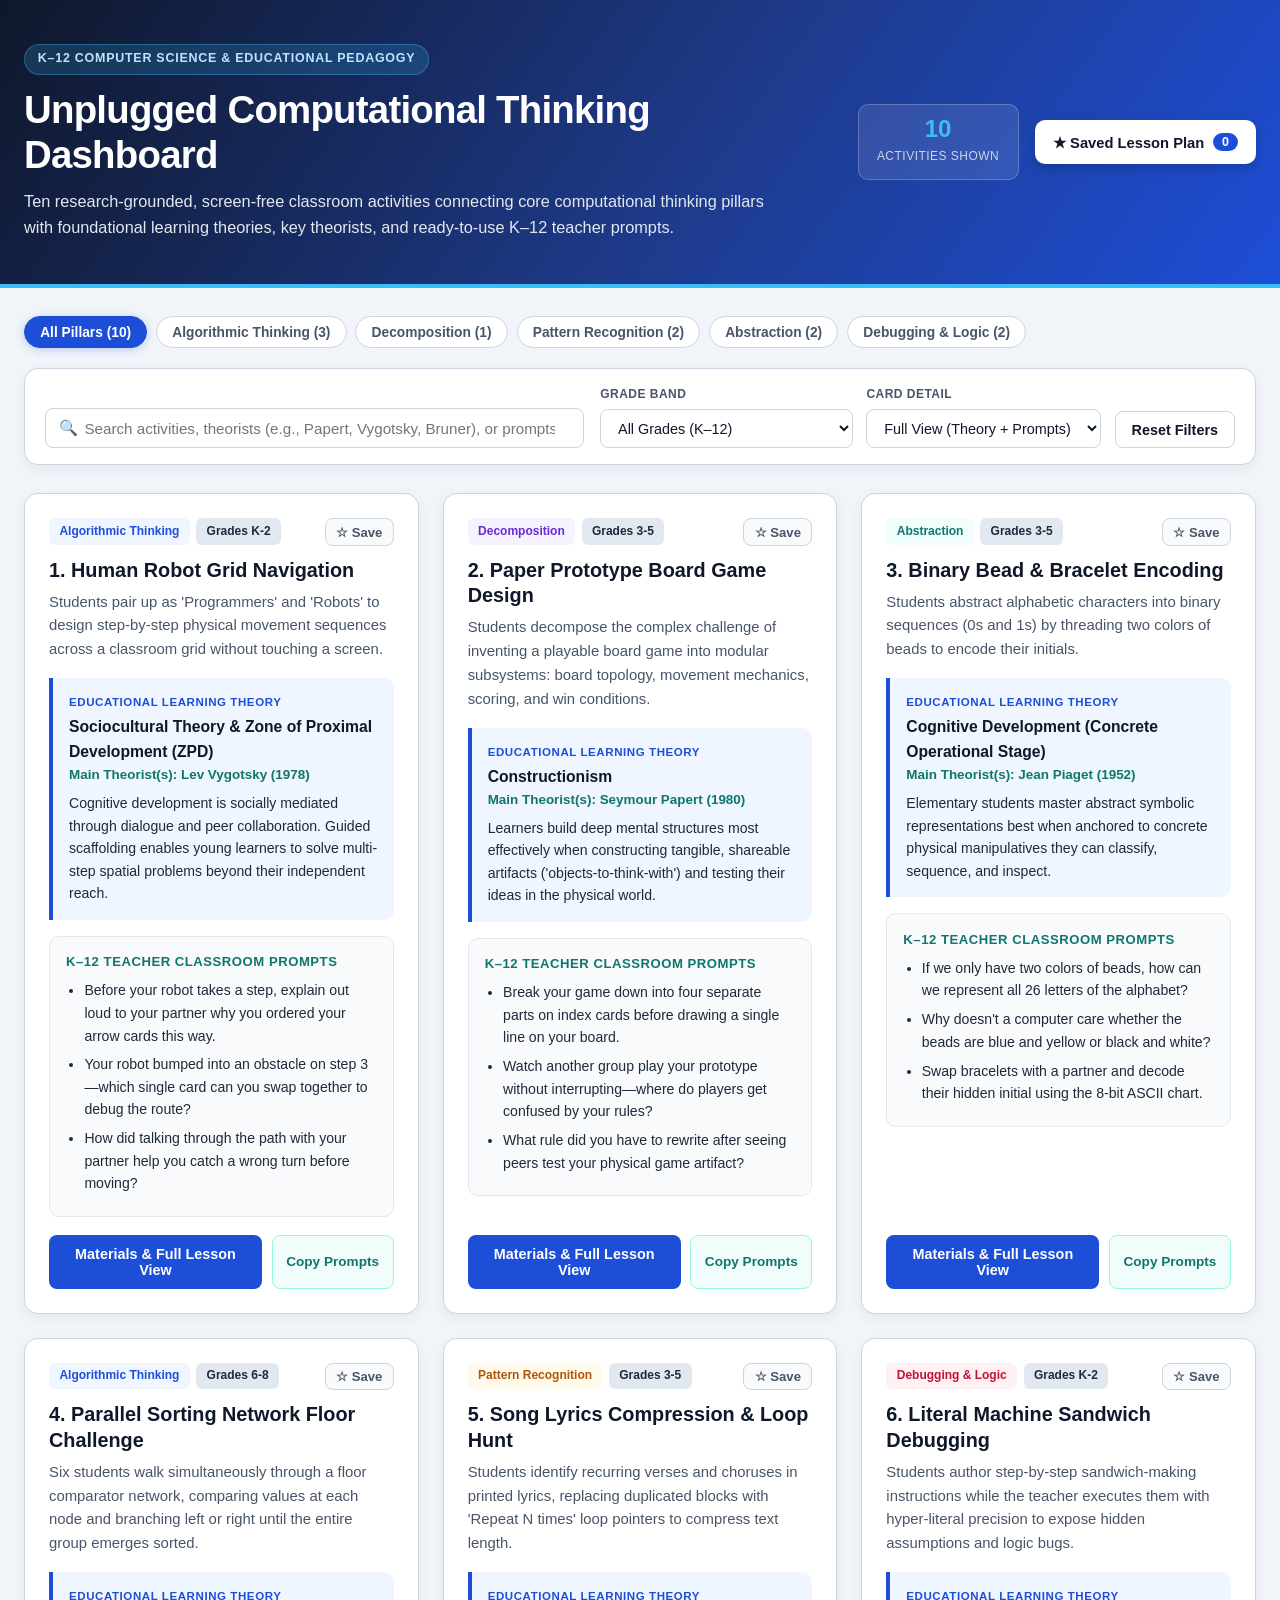
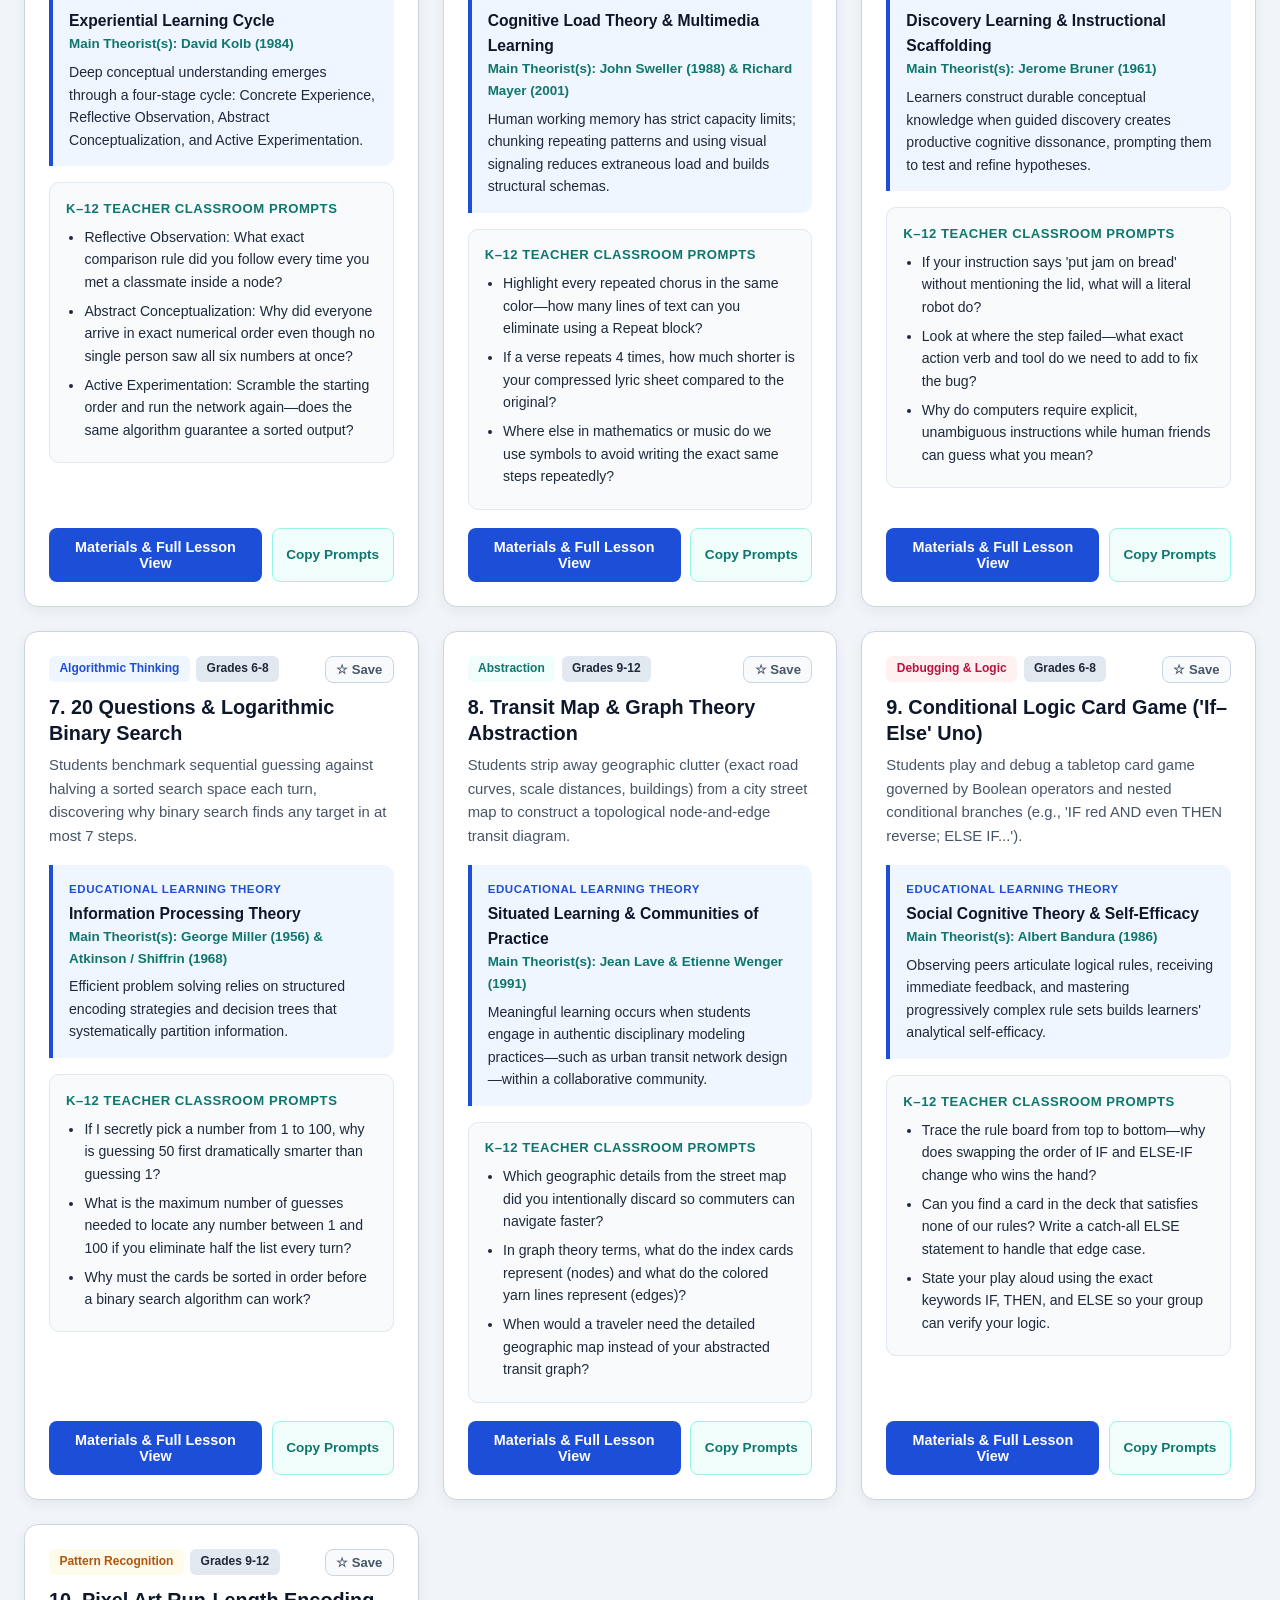
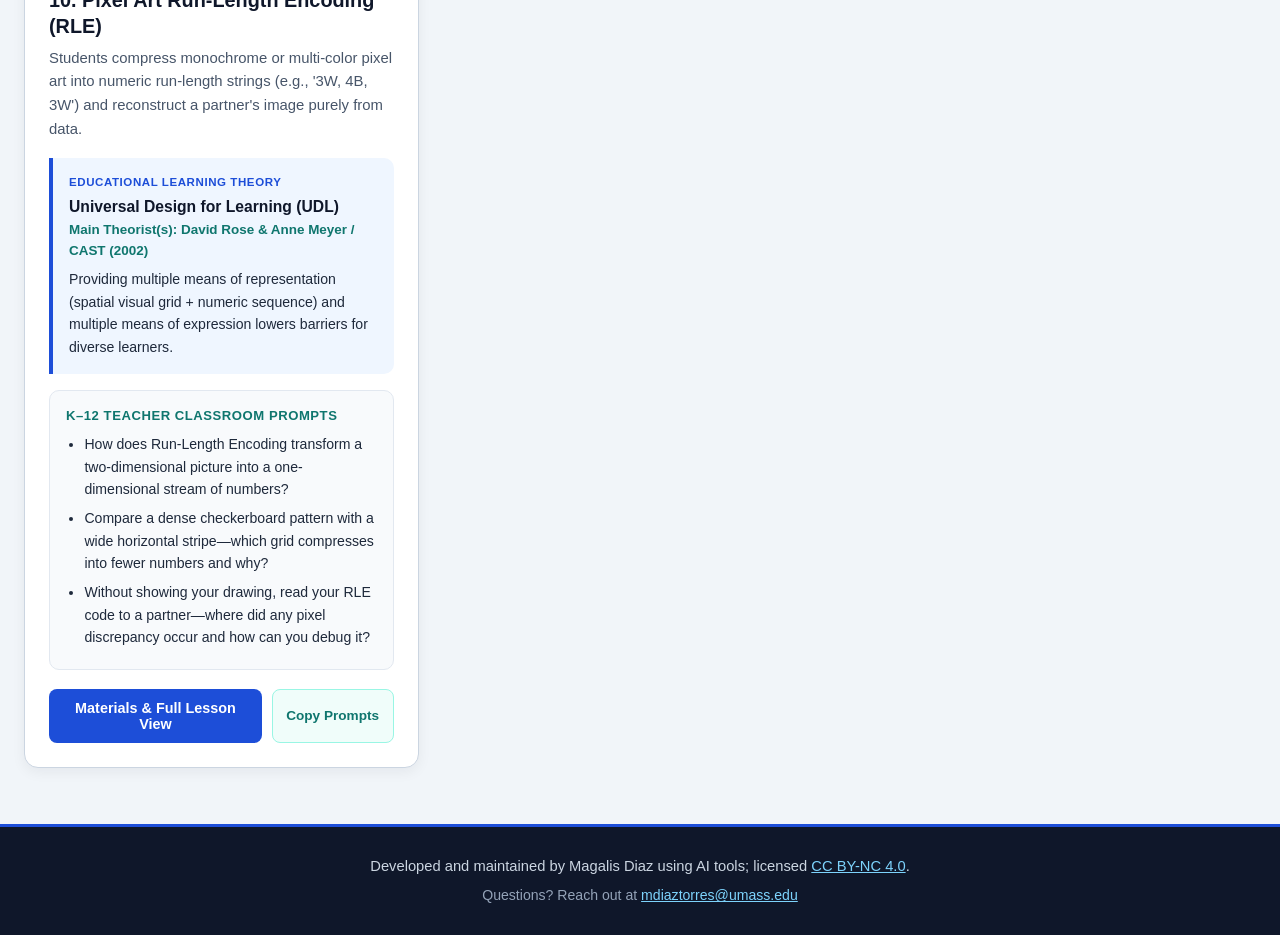
<file: index.html>
<!DOCTYPE html>
<html lang="en">
<head>
  <meta charset="UTF-8" />
  <meta name="viewport" content="width=device-width, initial-scale=1.0" />
  <title>Unplugged Computational Thinking & Learning Theory Dashboard</title>
  <link rel="stylesheet" href="styles.css" />
</head>
<body>
  <header class="hero-header">
    <div class="container hero-inner">
      <div class="hero-text">
        <span class="hero-eyebrow">K–12 Computer Science &amp; Educational Pedagogy</span>
        <h1>Unplugged Computational Thinking Dashboard</h1>
        <p class="hero-subtitle">
          Ten research-grounded, screen-free classroom activities connecting core computational thinking pillars with foundational learning theories, key theorists, and ready-to-use K–12 teacher prompts.
        </p>
      </div>

      <div class="hero-actions">
        <div class="stat-card">
          <span class="stat-number" id="visibleCount">10</span>
          <span class="stat-label">Activities Shown</span>
        </div>
        <button type="button" id="openSavedBtn" class="btn-saved">
          <span>★ Saved Lesson Plan</span>
          <span class="saved-badge" id="savedCount">0</span>
        </button>
      </div>
    </div>
  </header>

  <main class="container main-content">
    <!-- Quick CT Pillar Summary Pills -->
    <section class="pillar-overview" aria-label="Filter by Computational Thinking Pillar">
      <button type="button" class="pillar-chip active" data-pillar="all">All Pillars (10)</button>
      <button type="button" class="pillar-chip" data-pillar="Algorithmic Thinking">Algorithmic Thinking (3)</button>
      <button type="button" class="pillar-chip" data-pillar="Decomposition">Decomposition (1)</button>
      <button type="button" class="pillar-chip" data-pillar="Pattern Recognition">Pattern Recognition (2)</button>
      <button type="button" class="pillar-chip" data-pillar="Abstraction">Abstraction (2)</button>
      <button type="button" class="pillar-chip" data-pillar="Debugging & Logic">Debugging &amp; Logic (2)</button>
    </section>

    <!-- Search & Grade Controls -->
    <section class="toolbar" aria-label="Search and filter controls">
      <div class="search-wrapper">
        <span class="search-icon" aria-hidden="true">🔍</span>
        <input
          type="search"
          id="searchInput"
          placeholder="Search activities, theorists (e.g., Papert, Vygotsky, Bruner), or prompts..."
          aria-label="Search activities, theorists, or prompts"
        />
      </div>

      <div class="toolbar-controls">
        <div class="select-wrapper">
          <label for="gradeFilter">Grade Band</label>
          <select id="gradeFilter">
            <option value="all">All Grades (K–12)</option>
            <option value="K-2">Grades K–2 (Early Elementary)</option>
            <option value="3-5">Grades 3–5 (Upper Elementary)</option>
            <option value="6-8">Grades 6–8 (Middle School)</option>
            <option value="9-12">Grades 9–12 (High School)</option>
          </select>
        </div>

        <div class="select-wrapper">
          <label for="viewMode">Card Detail</label>
          <select id="viewMode">
            <option value="expanded">Full View (Theory + Prompts)</option>
            <option value="compact">Compact View</option>
          </select>
        </div>

        <button type="button" id="resetBtn" class="btn-outline">Reset Filters</button>
      </div>
    </section>

    <!-- Main Cards Container -->
    <section id="activitiesContainer" class="cards-grid" aria-live="polite">
      <noscript>
        <p class="error-banner">Please enable JavaScript in your browser to load the interactive activities dashboard.</p>
      </noscript>
    </section>
  </main>

  <!-- Full Lesson Detail Modal -->
  <div id="lessonModal" class="modal" role="dialog" aria-modal="true" aria-labelledby="modalHeading" hidden>
    <div class="modal-overlay" id="modalOverlay"></div>
    <div class="modal-dialog">
      <div class="modal-top">
        <span id="modalBadges"></span>
        <button type="button" id="closeModalBtn" class="icon-close" aria-label="Close lesson view">&times;</button>
      </div>
      <div id="modalContent"></div>
    </div>
  </div>

  <!-- Saved Lesson Queue Drawer -->
  <aside id="savedDrawer" class="drawer" role="dialog" aria-modal="true" aria-labelledby="drawerTitle" hidden>
    <div class="modal-overlay" id="drawerOverlay"></div>
    <div class="drawer-panel">
      <div class="drawer-header">
        <h2 id="drawerTitle">★ Saved K–12 Lesson Queue</h2>
        <button type="button" id="closeDrawerBtn" class="icon-close" aria-label="Close saved lessons">&times;</button>
      </div>
      <p class="drawer-sub">Save activities to build a custom unplugged unit plan and copy all teacher prompts at once.</p>
      <div id="savedList" class="saved-list"></div>
      <div class="drawer-footer">
        <button type="button" id="copyAllSavedBtn" class="btn-primary">Copy All Saved Prompts</button>
        <button type="button" id="clearSavedBtn" class="btn-outline">Clear All</button>
      </div>
    </div>
  </aside>

  <footer class="site-footer">
    <div class="container footer-inner">
      <p class="footer-credit">
        Developed and maintained by Magalis Diaz using AI tools; licensed
        <a href="https://creativecommons.org/licenses/by-nc/4.0/" target="_blank" rel="noopener noreferrer">CC BY-NC 4.0</a>.
      </p>
      <p class="footer-email">
        Questions? Reach out at <a href="mailto:mdiaztorres@umass.edu">mdiaztorres@umass.edu</a>
      </p>
    </div>
  </footer>

  <script src="script.js"></script>
</body>
</html>
</file>
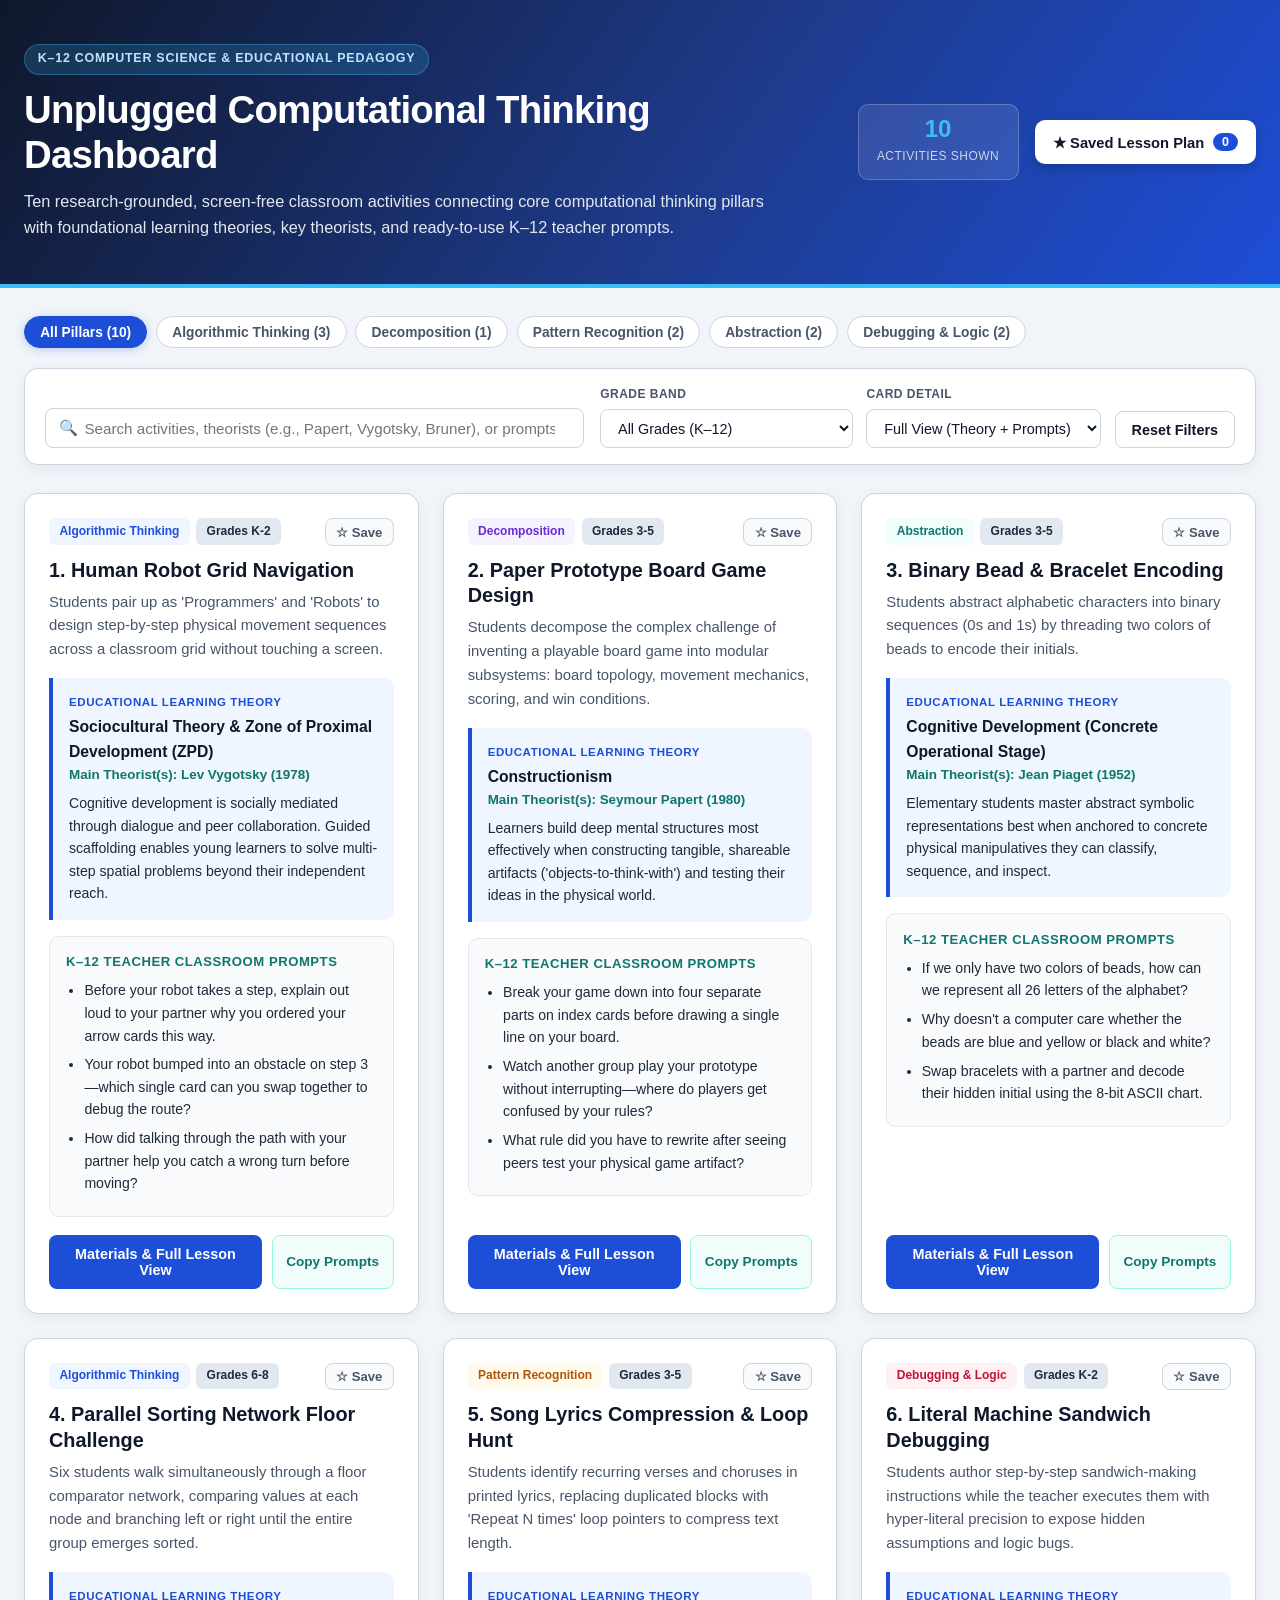
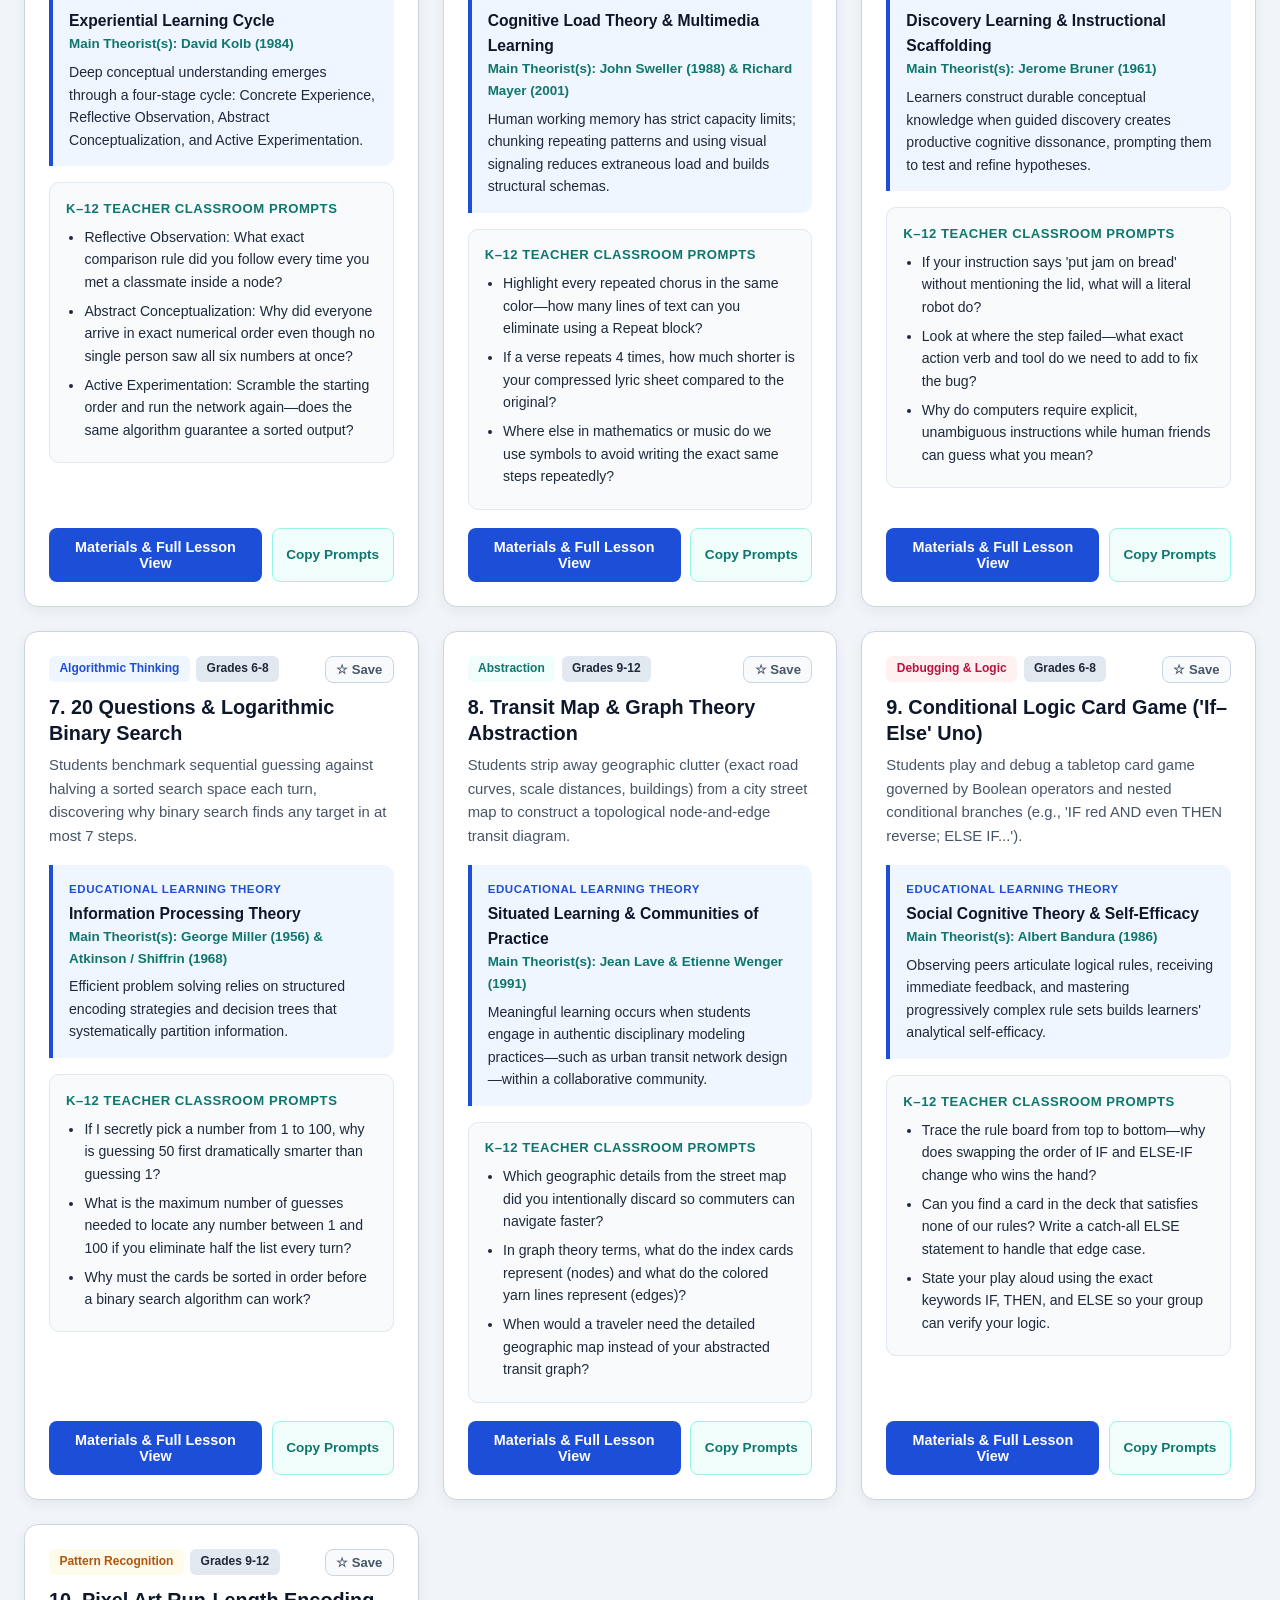
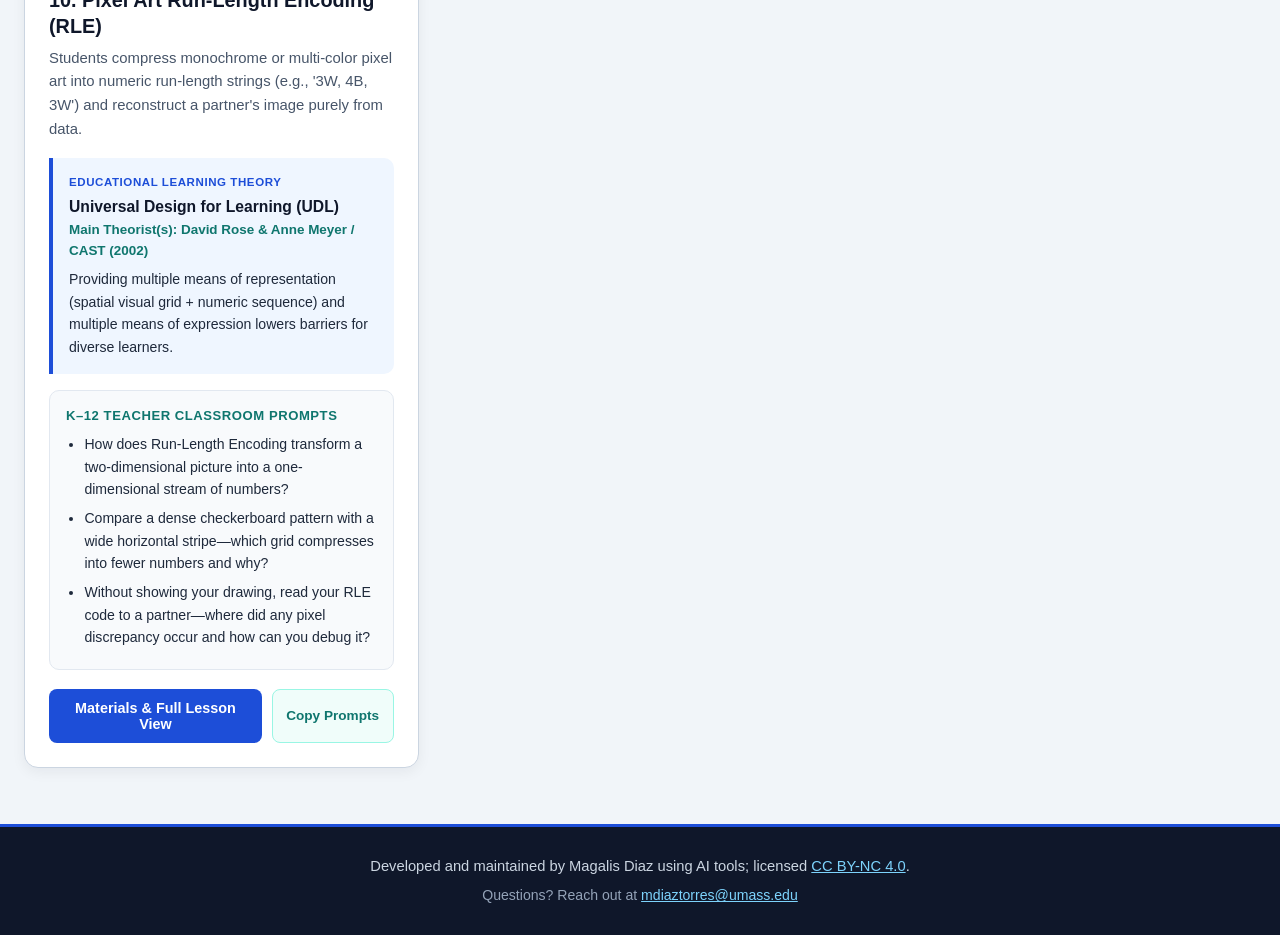
<file: index.html.html>
<!DOCTYPE html>
<html lang="en">
<head>
  <meta charset="UTF-8" />
  <meta name="viewport" content="width=device-width, initial-scale=1.0" />
  <title>Unplugged Computational Thinking & Learning Theory Dashboard</title>
  <link rel="stylesheet" href="styles.css" />
</head>
<body>
  <header class="hero-header">
    <div class="container hero-inner">
      <div class="hero-text">
        <span class="hero-eyebrow">K–12 Computer Science &amp; Educational Pedagogy</span>
        <h1>Unplugged Computational Thinking Dashboard</h1>
        <p class="hero-subtitle">
          Ten research-grounded, screen-free classroom activities connecting core computational thinking pillars with foundational learning theories, key theorists, and ready-to-use K–12 teacher prompts.
        </p>
      </div>

      <div class="hero-actions">
        <div class="stat-card">
          <span class="stat-number" id="visibleCount">10</span>
          <span class="stat-label">Activities Shown</span>
        </div>
        <button type="button" id="openSavedBtn" class="btn-saved">
          <span>★ Saved Lesson Plan</span>
          <span class="saved-badge" id="savedCount">0</span>
        </button>
      </div>
    </div>
  </header>

  <main class="container main-content">
    <!-- Quick CT Pillar Summary Pills -->
    <section class="pillar-overview" aria-label="Filter by Computational Thinking Pillar">
      <button type="button" class="pillar-chip active" data-pillar="all">All Pillars (10)</button>
      <button type="button" class="pillar-chip" data-pillar="Algorithmic Thinking">Algorithmic Thinking (3)</button>
      <button type="button" class="pillar-chip" data-pillar="Decomposition">Decomposition (1)</button>
      <button type="button" class="pillar-chip" data-pillar="Pattern Recognition">Pattern Recognition (2)</button>
      <button type="button" class="pillar-chip" data-pillar="Abstraction">Abstraction (2)</button>
      <button type="button" class="pillar-chip" data-pillar="Debugging & Logic">Debugging &amp; Logic (2)</button>
    </section>

    <!-- Search & Grade Controls -->
    <section class="toolbar" aria-label="Search and filter controls">
      <div class="search-wrapper">
        <span class="search-icon" aria-hidden="true">🔍</span>
        <input
          type="search"
          id="searchInput"
          placeholder="Search activities, theorists (e.g., Papert, Vygotsky, Bruner), or prompts..."
          aria-label="Search activities, theorists, or prompts"
        />
      </div>

      <div class="toolbar-controls">
        <div class="select-wrapper">
          <label for="gradeFilter">Grade Band</label>
          <select id="gradeFilter">
            <option value="all">All Grades (K–12)</option>
            <option value="K-2">Grades K–2 (Early Elementary)</option>
            <option value="3-5">Grades 3–5 (Upper Elementary)</option>
            <option value="6-8">Grades 6–8 (Middle School)</option>
            <option value="9-12">Grades 9–12 (High School)</option>
          </select>
        </div>

        <div class="select-wrapper">
          <label for="viewMode">Card Detail</label>
          <select id="viewMode">
            <option value="expanded">Full View (Theory + Prompts)</option>
            <option value="compact">Compact View</option>
          </select>
        </div>

        <button type="button" id="resetBtn" class="btn-outline">Reset Filters</button>
      </div>
    </section>

    <!-- Main Cards Container -->
    <section id="activitiesContainer" class="cards-grid" aria-live="polite">
      <noscript>
        <p class="error-banner">Please enable JavaScript in your browser to load the interactive activities dashboard.</p>
      </noscript>
    </section>
  </main>

  <!-- Full Lesson Detail Modal -->
  <div id="lessonModal" class="modal" role="dialog" aria-modal="true" aria-labelledby="modalHeading" hidden>
    <div class="modal-overlay" id="modalOverlay"></div>
    <div class="modal-dialog">
      <div class="modal-top">
        <span id="modalBadges"></span>
        <button type="button" id="closeModalBtn" class="icon-close" aria-label="Close lesson view">&times;</button>
      </div>
      <div id="modalContent"></div>
    </div>
  </div>

  <!-- Saved Lesson Queue Drawer -->
  <aside id="savedDrawer" class="drawer" role="dialog" aria-modal="true" aria-labelledby="drawerTitle" hidden>
    <div class="modal-overlay" id="drawerOverlay"></div>
    <div class="drawer-panel">
      <div class="drawer-header">
        <h2 id="drawerTitle">★ Saved K–12 Lesson Queue</h2>
        <button type="button" id="closeDrawerBtn" class="icon-close" aria-label="Close saved lessons">&times;</button>
      </div>
      <p class="drawer-sub">Save activities to build a custom unplugged unit plan and copy all teacher prompts at once.</p>
      <div id="savedList" class="saved-list"></div>
      <div class="drawer-footer">
        <button type="button" id="copyAllSavedBtn" class="btn-primary">Copy All Saved Prompts</button>
        <button type="button" id="clearSavedBtn" class="btn-outline">Clear All</button>
      </div>
    </div>
  </aside>

  <footer class="site-footer">
    <div class="container footer-inner">
      <p class="footer-credit">
        Developed and maintained by Magalis Diaz using AI tools; licensed
        <a href="https://creativecommons.org/licenses/by-nc/4.0/" target="_blank" rel="noopener noreferrer">CC BY-NC 4.0</a>.
      </p>
      <p class="footer-email">
        Questions? Reach out at <a href="mailto:mdiaztorres@umass.edu">mdiaztorres@umass.edu</a>
      </p>
    </div>
  </footer>

  <script src="script.js"></script>
</body>
</html>
</file>
<file: styles.css>
:root {
  --bg-body: #f1f5f9;
  --bg-card: #ffffff;
  --bg-muted: #f8fafc;
  --navy-900: #0f172a;
  --navy-800: #1e293b;
  --brand-primary: #1d4ed8;
  --brand-dark: #1e3a8a;
  --brand-soft: #eff6ff;
  --teal-700: #0f766e;
  --teal-soft: #f0fdfa;
  --amber-700: #b45309;
  --amber-soft: #fffbeb;
  --purple-700: #6d28d9;
  --purple-soft: #f5f3ff;
  --rose-700: #be123c;
  --rose-soft: #fff1f2;
  --text-primary: #0f172a;
  --text-secondary: #475569;
  --border-color: #cbd5e1;
  --shadow-card: 0 4px 14px rgba(15, 23, 42, 0.06);
  --shadow-hover: 0 12px 28px rgba(15, 23, 42, 0.12);
  --radius-lg: 14px;
  --radius-md: 10px;
}

* {
  box-sizing: border-box;
  margin: 0;
  padding: 0;
}

body {
  font-family: "Inter", -apple-system, BlinkMacSystemFont, "Segoe UI", Roboto, sans-serif;
  background-color: var(--bg-body);
  color: var(--text-primary);
  line-height: 1.6;
  min-height: 100vh;
  display: flex;
  flex-direction: column;
}

.container {
  width: 100%;
  max-width: 1280px;
  margin: 0 auto;
  padding: 0 1.5rem;
}

/* Hero Header */
.hero-header {
  background: linear-gradient(125deg, #0f172a 0%, #1e3a8a 55%, #1d4ed8 100%);
  color: #ffffff;
  padding: 2.75rem 0;
  border-bottom: 4px solid #38bdf8;
}

.hero-inner {
  display: flex;
  flex-wrap: wrap;
  justify-content: space-between;
  align-items: center;
  gap: 1.5rem;
}

.hero-text {
  max-width: 760px;
}

.hero-eyebrow {
  display: inline-block;
  background: rgba(56, 189, 248, 0.18);
  color: #bae6fd;
  border: 1px solid rgba(56, 189, 248, 0.35);
  font-size: 0.78rem;
  font-weight: 700;
  letter-spacing: 0.06em;
  text-transform: uppercase;
  padding: 0.28rem 0.8rem;
  border-radius: 999px;
  margin-bottom: 0.75rem;
}

.hero-header h1 {
  font-size: clamp(1.7rem, 3.2vw, 2.4rem);
  font-weight: 800;
  letter-spacing: -0.02em;
  line-height: 1.18;
}

.hero-subtitle {
  margin-top: 0.65rem;
  color: #e2e8f0;
  font-size: 1.02rem;
}

.hero-actions {
  display: flex;
  align-items: center;
  gap: 1rem;
}

.stat-card {
  background: rgba(255, 255, 255, 0.1);
  border: 1px solid rgba(255, 255, 255, 0.22);
  border-radius: var(--radius-md);
  padding: 0.7rem 1.15rem;
  text-align: center;
  backdrop-filter: blur(6px);
}

.stat-number {
  display: block;
  font-size: 1.5rem;
  font-weight: 800;
  line-height: 1.1;
  color: #38bdf8;
}

.stat-label {
  font-size: 0.75rem;
  text-transform: uppercase;
  letter-spacing: 0.04em;
  color: #cbd5e1;
}

.btn-saved {
  display: inline-flex;
  align-items: center;
  gap: 0.55rem;
  background: #ffffff;
  color: var(--navy-900);
  border: none;
  padding: 0.8rem 1.15rem;
  border-radius: var(--radius-md);
  font-weight: 700;
  font-size: 0.92rem;
  cursor: pointer;
  box-shadow: 0 4px 12px rgba(0, 0, 0, 0.18);
  transition: transform 0.15s ease, background 0.15s ease;
}

.btn-saved:hover {
  background: #f8fafc;
  transform: translateY(-1px);
}

.saved-badge {
  background: var(--brand-primary);
  color: #ffffff;
  font-size: 0.78rem;
  padding: 0.15rem 0.55rem;
  border-radius: 999px;
}

/* Pillar Filter Chips */
.main-content {
  padding-top: 1.75rem;
  padding-bottom: 3.5rem;
}

.pillar-overview {
  display: flex;
  flex-wrap: wrap;
  gap: 0.55rem;
  margin-bottom: 1.25rem;
}

.pillar-chip {
  background: var(--bg-card);
  border: 1px solid var(--border-color);
  color: var(--text-secondary);
  padding: 0.48rem 0.95rem;
  border-radius: 999px;
  font-size: 0.86rem;
  font-weight: 600;
  cursor: pointer;
  transition: all 0.18s ease;
}

.pillar-chip:hover {
  border-color: var(--brand-primary);
  color: var(--brand-primary);
}

.pillar-chip.active {
  background: var(--brand-primary);
  border-color: var(--brand-primary);
  color: #ffffff;
  box-shadow: 0 2px 8px rgba(29, 78, 216, 0.25);
}

/* Toolbar */
.toolbar {
  background: var(--bg-card);
  border: 1px solid var(--border-color);
  border-radius: var(--radius-lg);
  padding: 1rem 1.25rem;
  margin-bottom: 1.75rem;
  display: flex;
  flex-wrap: wrap;
  gap: 1rem;
  align-items: flex-end;
  justify-content: space-between;
  box-shadow: var(--shadow-card);
}

.search-wrapper {
  position: relative;
  flex: 1 1 300px;
}

.search-icon {
  position: absolute;
  left: 0.85rem;
  top: 50%;
  transform: translateY(-50%);
  font-size: 0.95rem;
  pointer-events: none;
}

.search-wrapper input {
  width: 100%;
  padding: 0.68rem 0.9rem 0.68rem 2.4rem;
  border: 1px solid var(--border-color);
  border-radius: 8px;
  font-size: 0.95rem;
  color: var(--text-primary);
}

.search-wrapper input:focus,
.select-wrapper select:focus {
  outline: 2px solid var(--brand-primary);
  border-color: transparent;
}

.toolbar-controls {
  display: flex;
  flex-wrap: wrap;
  gap: 0.85rem;
  align-items: flex-end;
}

.select-wrapper {
  display: flex;
  flex-direction: column;
  gap: 0.25rem;
}

.select-wrapper label {
  font-size: 0.75rem;
  font-weight: 700;
  text-transform: uppercase;
  letter-spacing: 0.04em;
  color: var(--text-secondary);
}

.select-wrapper select {
  padding: 0.62rem 0.8rem;
  border: 1px solid var(--border-color);
  border-radius: 8px;
  font-size: 0.9rem;
  background: #ffffff;
  color: var(--text-primary);
}

.btn-outline {
  background: #ffffff;
  color: var(--text-primary);
  border: 1px solid var(--border-color);
  padding: 0.62rem 1rem;
  border-radius: 8px;
  font-weight: 600;
  font-size: 0.9rem;
  cursor: pointer;
  transition: background 0.15s;
}

.btn-outline:hover {
  background: var(--bg-muted);
}

/* Cards Grid */
.cards-grid {
  display: grid;
  grid-template-columns: repeat(auto-fill, minmax(370px, 1fr));
  gap: 1.5rem;
}

.activity-card {
  background: var(--bg-card);
  border: 1px solid var(--border-color);
  border-radius: var(--radius-lg);
  padding: 1.5rem;
  display: flex;
  flex-direction: column;
  justify-content: space-between;
  box-shadow: var(--shadow-card);
  transition: transform 0.2s ease, box-shadow 0.2s ease;
}

.activity-card:hover {
  transform: translateY(-3px);
  box-shadow: var(--shadow-hover);
}

.card-header-row {
  display: flex;
  justify-content: space-between;
  align-items: flex-start;
  gap: 0.5rem;
  margin-bottom: 0.75rem;
}

.badge-group {
  display: flex;
  flex-wrap: wrap;
  gap: 0.4rem;
}

.pill {
  font-size: 0.75rem;
  font-weight: 700;
  padding: 0.22rem 0.65rem;
  border-radius: 6px;
}

.pill-ct-algo { background: var(--brand-soft); color: var(--brand-primary); }
.pill-ct-decomp { background: var(--purple-soft); color: var(--purple-700); }
.pill-ct-pattern { background: var(--amber-soft); color: var(--amber-700); }
.pill-ct-abstract { background: var(--teal-soft); color: var(--teal-700); }
.pill-ct-debug { background: var(--rose-soft); color: var(--rose-700); }

.pill-grade {
  background: #e2e8f0;
  color: #1e293b;
}

.bookmark-btn {
  background: var(--bg-muted);
  border: 1px solid var(--border-color);
  border-radius: 8px;
  padding: 0.32rem 0.65rem;
  font-size: 0.82rem;
  font-weight: 700;
  color: var(--text-secondary);
  cursor: pointer;
  transition: all 0.15s;
}

.bookmark-btn.saved {
  background: #fef3c7;
  border-color: #f59e0b;
  color: #92400e;
}

.activity-title {
  font-size: 1.24rem;
  font-weight: 800;
  color: var(--navy-900);
  margin-bottom: 0.45rem;
  line-height: 1.3;
}

.activity-summary {
  font-size: 0.93rem;
  color: var(--text-secondary);
  margin-bottom: 1rem;
}

/* Learning Theory Panel inside Card */
.theory-panel {
  background: var(--brand-soft);
  border-left: 4px solid var(--brand-primary);
  border-radius: 0 10px 10px 0;
  padding: 0.95rem 1rem;
  margin-bottom: 1rem;
}

.theory-label {
  font-size: 0.72rem;
  font-weight: 800;
  text-transform: uppercase;
  letter-spacing: 0.05em;
  color: var(--brand-primary);
}

.theory-title {
  font-size: 0.98rem;
  font-weight: 700;
  color: var(--navy-900);
  margin-top: 0.15rem;
}

.theory-theorist {
  font-size: 0.84rem;
  font-weight: 600;
  color: var(--teal-700);
  margin-bottom: 0.4rem;
}

.theory-ideas {
  font-size: 0.88rem;
  color: var(--navy-800);
}

/* Classroom Prompts Box inside Card */
.prompts-panel {
  background: var(--bg-muted);
  border: 1px solid #e2e8f0;
  border-radius: 10px;
  padding: 0.9rem 1rem;
  margin-bottom: 1.15rem;
}

.prompts-panel h4 {
  font-size: 0.82rem;
  font-weight: 800;
  text-transform: uppercase;
  letter-spacing: 0.04em;
  color: var(--teal-700);
  margin-bottom: 0.45rem;
}

.prompts-panel ul {
  padding-left: 1.15rem;
  font-size: 0.88rem;
  color: var(--navy-800);
}

.prompts-panel li {
  margin-bottom: 0.4rem;
}

.compact-mode .prompts-panel,
.compact-mode .theory-ideas {
  display: none;
}

/* Card Footer Actions */
.card-actions {
  display: flex;
  gap: 0.6rem;
  margin-top: auto;
}

.btn-primary {
  flex: 1;
  background: var(--brand-primary);
  color: #ffffff;
  border: none;
  padding: 0.68rem 1rem;
  border-radius: 8px;
  font-weight: 600;
  font-size: 0.9rem;
  cursor: pointer;
  transition: background 0.15s;
}

.btn-primary:hover {
  background: var(--brand-dark);
}

.btn-copy-quick {
  background: var(--teal-soft);
  color: var(--teal-700);
  border: 1px solid #99f6e4;
  padding: 0.68rem 0.85rem;
  border-radius: 8px;
  font-weight: 700;
  font-size: 0.85rem;
  cursor: pointer;
  transition: background 0.15s;
}

.btn-copy-quick:hover {
  background: #ccfbf1;
}

/* Modal & Drawer */
.modal,
.drawer {
  position: fixed;
  inset: 0;
  z-index: 1000;
  display: flex;
  align-items: center;
  justify-content: center;
  padding: 1rem;
}

.modal[hidden],
.drawer[hidden] {
  display: none;
}

.modal-overlay {
  position: fixed;
  inset: 0;
  background: rgba(15, 23, 42, 0.62);
  backdrop-filter: blur(2px);
}

.modal-dialog {
  position: relative;
  z-index: 1001;
  background: #ffffff;
  width: 100%;
  max-width: 760px;
  max-height: 90vh;
  overflow-y: auto;
  border-radius: var(--radius-lg);
  padding: 2rem;
  box-shadow: 0 20px 45px rgba(15, 23, 42, 0.25);
}

.modal-top {
  display: flex;
  justify-content: space-between;
  align-items: center;
  margin-bottom: 0.75rem;
}

.icon-close {
  background: var(--bg-muted);
  border: 1px solid var(--border-color);
  width: 34px;
  height: 34px;
  border-radius: 8px;
  font-size: 1.4rem;
  line-height: 1;
  cursor: pointer;
  color: var(--text-secondary);
}

.modal-block {
  margin-top: 1.35rem;
}

.modal-block h3 {
  font-size: 0.95rem;
  text-transform: uppercase;
  letter-spacing: 0.04em;
  color: var(--brand-primary);
  border-bottom: 1px solid var(--border-color);
  padding-bottom: 0.35rem;
  margin-bottom: 0.6rem;
}

.modal-prompts {
  padding-left: 1.25rem;
}

.modal-prompts li {
  margin-bottom: 0.6rem;
}

/* Drawer */
.drawer {
  justify-content: flex-end;
  padding: 0;
}

.drawer-panel {
  position: relative;
  z-index: 1001;
  background: #ffffff;
  width: 100%;
  max-width: 440px;
  height: 100%;
  padding: 1.75rem;
  display: flex;
  flex-direction: column;
  box-shadow: -10px 0 30px rgba(15, 23, 42, 0.2);
}

.drawer-header {
  display: flex;
  justify-content: space-between;
  align-items: center;
}

.drawer-sub {
  font-size: 0.88rem;
  color: var(--text-secondary);
  margin: 0.5rem 0 1.25rem;
}

.saved-list {
  flex: 1;
  overflow-y: auto;
  display: flex;
  flex-direction: column;
  gap: 0.75rem;
}

.saved-item {
  border: 1px solid var(--border-color);
  border-radius: 10px;
  padding: 0.85rem;
  background: var(--bg-muted);
  display: flex;
  justify-content: space-between;
  align-items: center;
  gap: 0.75rem;
}

.drawer-footer {
  margin-top: 1.25rem;
  display: flex;
  gap: 0.75rem;
}

.empty-state {
  grid-column: 1 / -1;
  background: #ffffff;
  border: 1px dashed var(--border-color);
  border-radius: var(--radius-lg);
  padding: 3rem 1.5rem;
  text-align: center;
  color: var(--text-secondary);
}

/* Footer */
.site-footer {
  margin-top: auto;
  background: var(--navy-900);
  color: #cbd5e1;
  padding: 1.75rem 0;
  border-top: 3px solid var(--brand-primary);
}

.footer-inner {
  text-align: center;
  font-size: 0.92rem;
}

.footer-inner a {
  color: #7dd3fc;
  text-decoration: underline;
}

.footer-email {
  margin-top: 0.4rem;
  font-size: 0.88rem;
  color: #94a3b8;
}

@media (max-width: 640px) {
  .cards-grid {
    grid-template-columns: 1fr;
  }
  .modal-dialog {
    padding: 1.35rem;
  }
}
</file>
